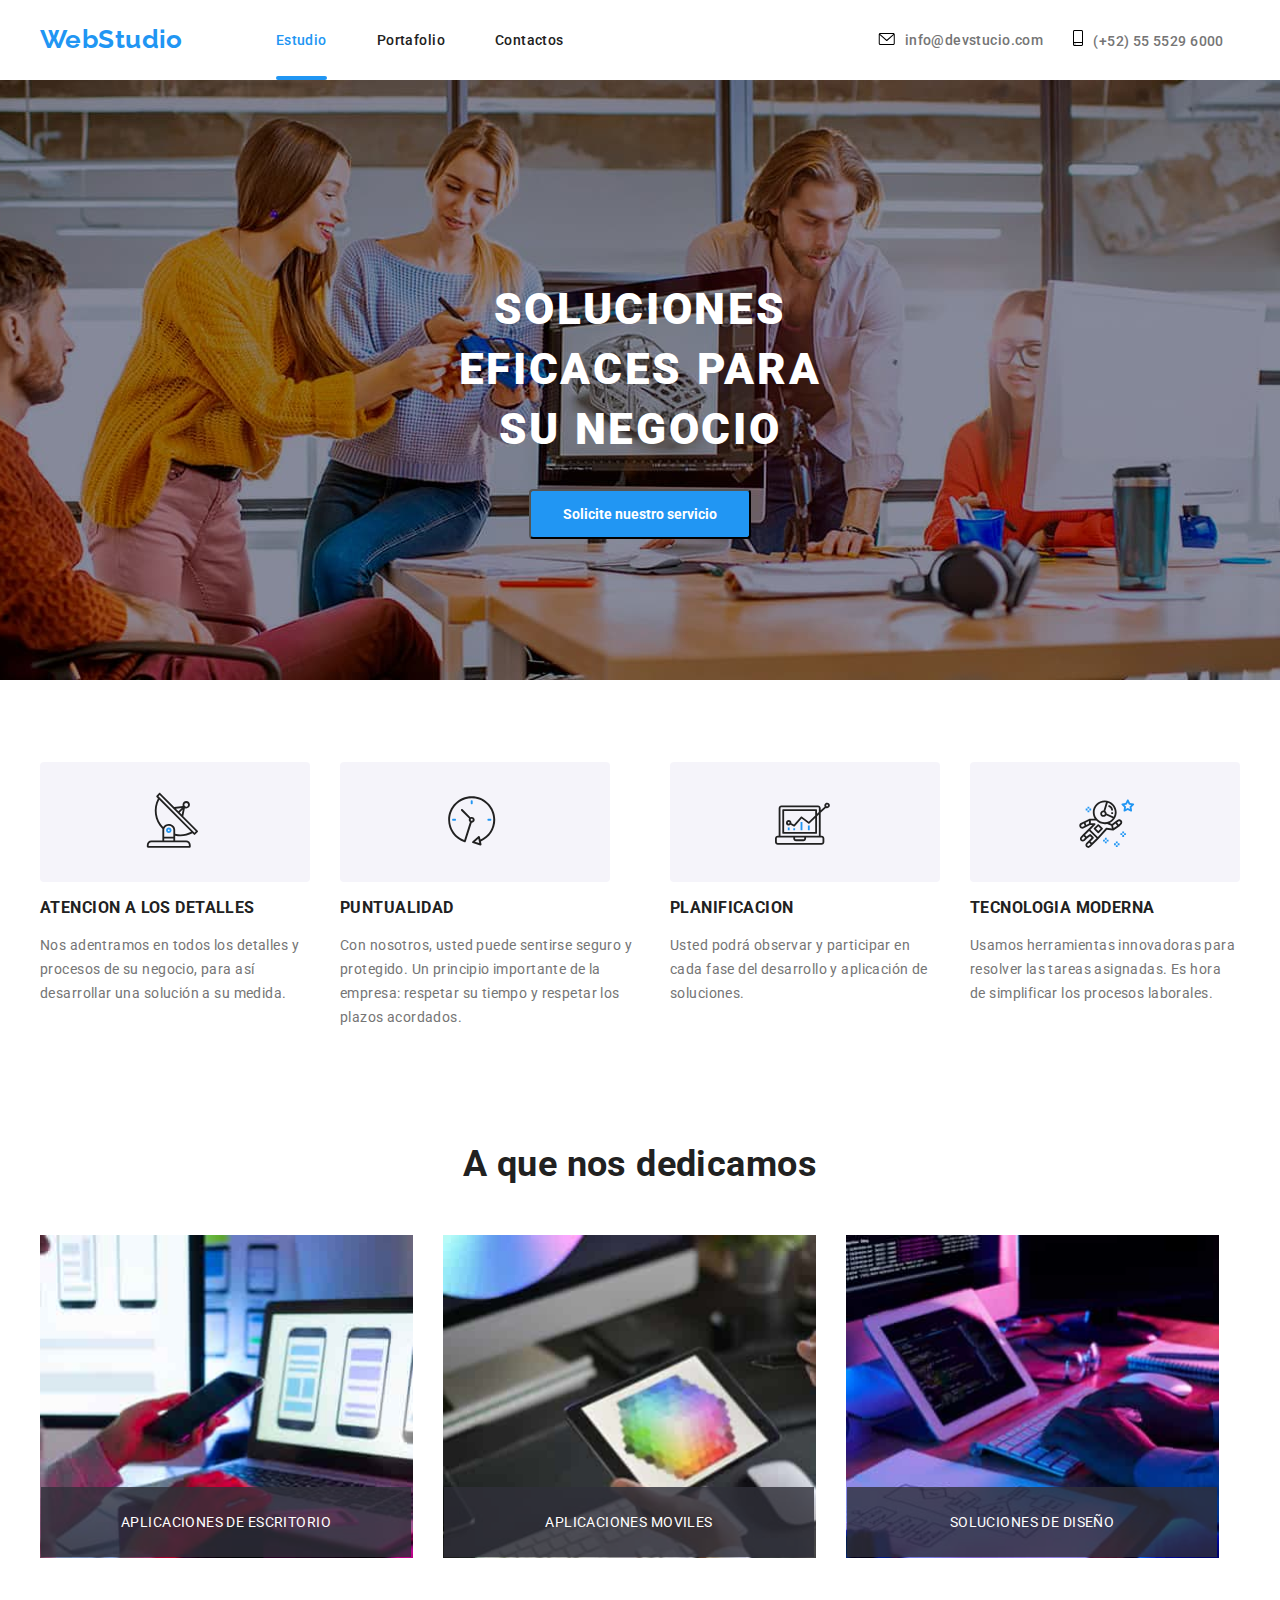
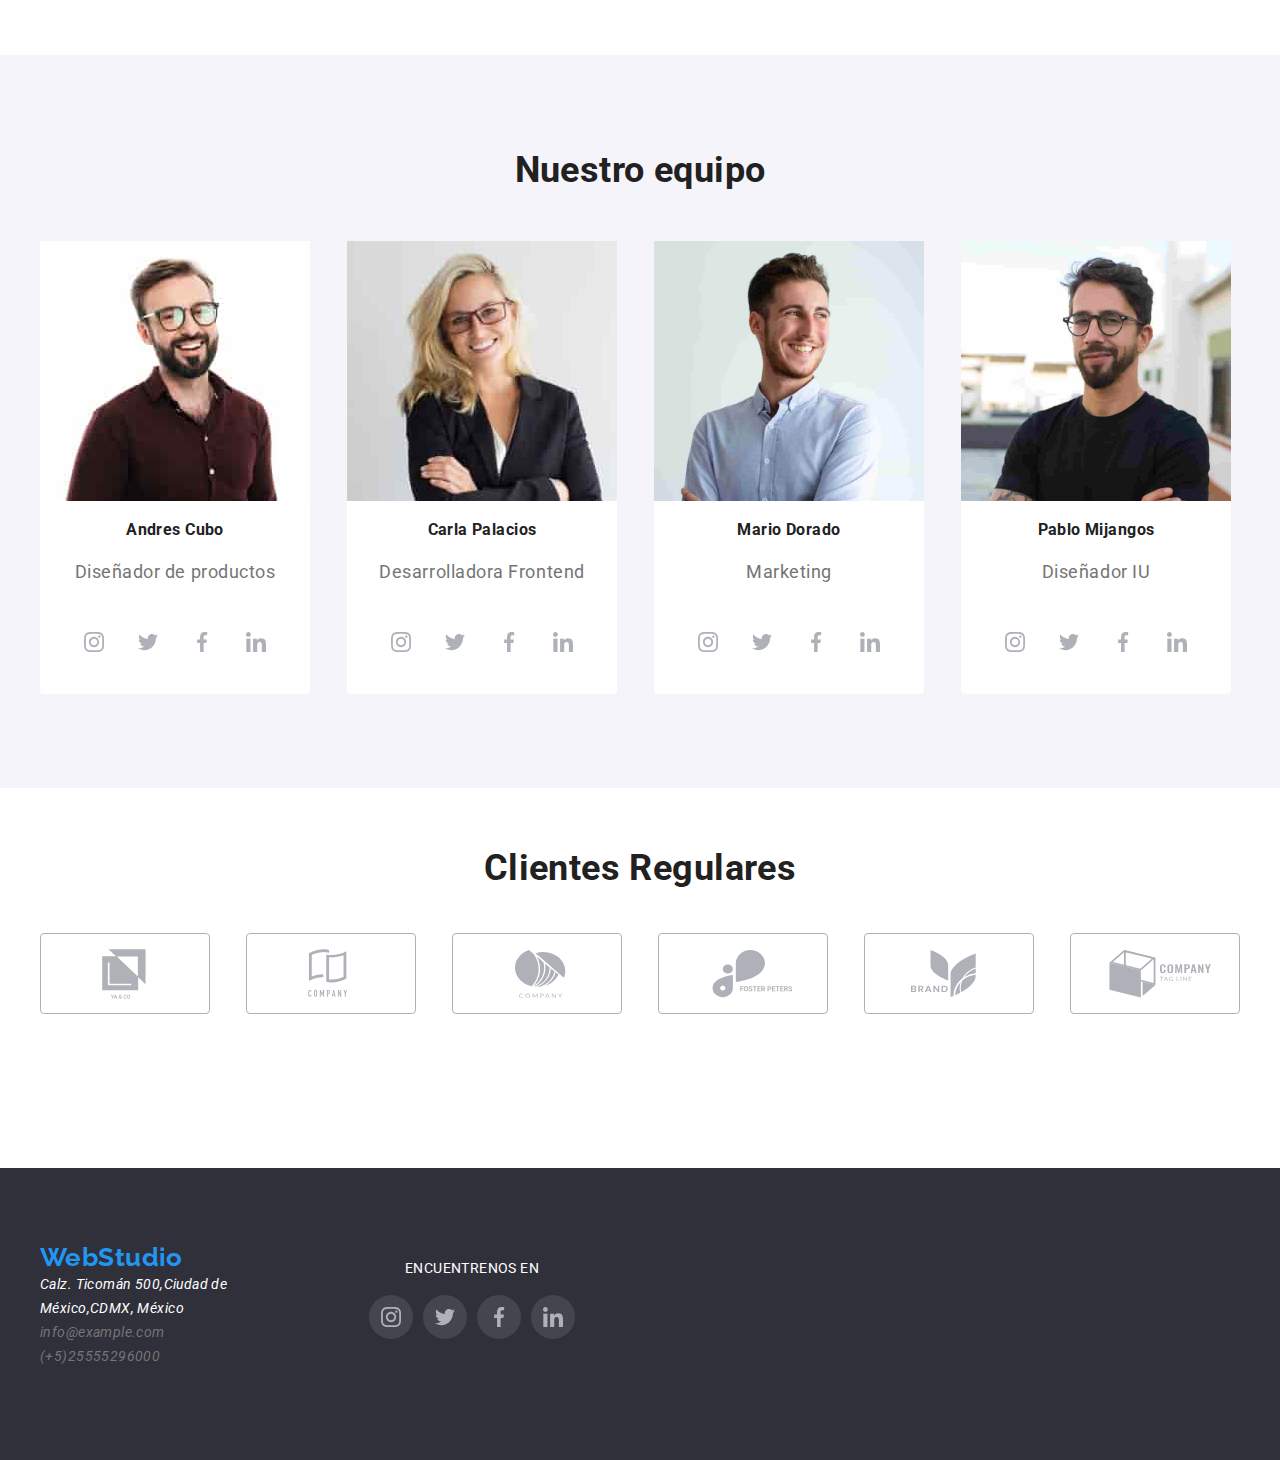
<file: index.html>
<!DOCTYPE html>
<html lang="en">
  <head>
    <meta charset="UTF-8" />
    <meta name="viewport" content="width=device-width, initial-scale=1.0" />
    <title>Document</title>
    <link
      rel="stylesheet"
      href="https://cdnjs.cloudflare.com/ajax/libs/modern-normalize/1.0.0/modern-normalize.min.css"
    />
    <link rel="stylesheet" href="./css/styles.css" />
  </head>
  <body>
    <header class="container-header">
      <div class="container2">
        <nav class="clasenav">
          <ul class="list-header flex-navegation-header">
            <li>
              <a href="./index.html" class="logo">WebStudio</a>
            </li>
            <li class="margin0">
              <a href="./index.html" class="connection1 active">Estudio</a>
            </li>
            <li>
              <a href="./portafolio.html" class="connection1">Portafolio</a>
            </li>
            <li>
              <a href="#" class="connection1">Contactos</a>
            </li>
          </ul>
        </nav>
      </div>
      <ul class="list flex-navegation-header2">
        <ul class="list header-aboutphone">
          <li>
            <a href="#" class="connection">
              <svg class="icon-header padding0" width="25px" height="12px">
                <use
                  href="./images/icons/symbol-defs.svg#icon-about"
                ></use></svg
              >info@devstucio.com</a
            >
          </li>
        </ul>
        <ul class="list header-aboutphone">
          <li>
            <a href="#" class="connection">
              <svg class="icon-header" width="10px" height="16px">
                <use
                  href="./images/icons/symbol-defs.svg#icon-smarphone"
                ></use></svg
              >(+52) 55 5529 6000</a
            >
          </li>
        </ul>
      </ul>
    </header>
    <main>
        <section class="box fondo">
          <h1 class="title1">
            SOLUCIONES EFICACES PARA SU NEGOCIO
          </h1>
          <button type="button">
            Solicite nuestro servicio
        </section>
      </div>
      <section>
        <div class="container padding0">
          <ul class="list icons-list">
            <li class="icons-items">
              <svg class="icon" width="270px" height="120px">
                <use
                  href="./images/icons/symbol-defs.svg#icon-antena-1"
                  class="images-icon"
                ></use>
              </svg>
              <h3 class="title3">ATENCION A LOS DETALLES</h3>
              <p class="paragraph">
                Nos adentramos en todos los detalles y procesos de su negocio,
                para así desarrollar una solución a su medida.
              </p>
            </li>

            <li>
              <svg class="icon" width="270px" height="120px">
                <use href="./images/icons/symbol-defs.svg#icon-reloj-1"></use>
              </svg>
              <h3 class="title3">PUNTUALIDAD</h3>
              <p class="paragraph">
                Con nosotros, usted puede sentirse seguro y protegido. Un
                principio importante de la empresa: respetar su tiempo y
                respetar los plazos acordados.
              </p>
            </li>
            <li>
              <svg class="icon" width="270px" height="120px">
                <use
                  href="./images/icons/symbol-defs.svg#icon-diagrama-1"
                ></use>
              </svg>
              <h3 class="title3">PLANIFICACION</h3>
              <p class="paragraph">
                Usted podrá observar y participar en cada fase del desarrollo y
                aplicación de soluciones.
              </p>
            </li>
            <li>
              <svg class="icon" width="270px" height="120px">
                <use
                  href="./images/icons/symbol-defs.svg#icon-astronauta-1"
                ></use>
              </svg>
              <h3 class="title3">TECNOLOGIA MODERNA</h3>
              <p class="paragraph">
                Usamos herramientas innovadoras para resolver las tareas
                asignadas. Es hora de simplificar los procesos laborales.
              </p>
            </li>
          </ul>
        </div>
      </section>
      <section>
        <div class="container padding0">
          <ul class="list">
            <li>
              <h2 class="title2-dedicamos margin0">A que nos dedicamos</h2>
            </li>
          </ul>
          <ul class="list flex-images1">
            <li>
              <div class="posision-relative-index">
                <img src="./images/1.jpg" width="373" height="323" alt="" />
                <p class="posision-absolute-index">
                  APLICACIONES DE ESCRITORIO
                </p>
              </div>
            </li>
            <li>
              <div class="posision-relative-index">
                <img src="./images/2.jpg" width="373" height="323" alt="" />
                <p class="posision-absolute-index">APLICACIONES MOVILES</p>
              </div>
            </li>
            <li>
              <div class="posision-relative-index">
                <img src="./images/3.jpg" width="373" height="323" alt="" />
                <p class="posision-absolute-index">SOLUCIONES DE DISEÑO</p>
              </div>
            </li>
          </ul>
        </div>
      </section>
      <section class="box3">
        <div class="container padding0">
          <ul class="list">
            <li>
              <h2 class="title2">Nuestro equipo</h2>
            </li>
          </ul>
          <ul class="list flex-images2">
            <li>
              <div class="card">
                <img src="./images/5.jpg" width="270" height="260" alt="" />
                <h3 class="title3">Andres Cubo</h3>
                <p class="paragraph-card">Diseñador de productos</p>
                <ul class="list icons-list-nuestro-equipo padding0">
                  <a
                    class="a-icons-items-nuestro-equipo"
                    href="javascript:void(0)"
                  >
                    <li class="icons-items-nuestro-equipo">
                      <svg class="icons-nuestroequipo" width="20px" height="20">
                        <use
                          href="./images/icons/symbol-defs.svg#icon-instagram"
                        ></use>
                      </svg>
                    </li>
                  </a>
                  <a
                    class="a-icons-items-nuestro-equipo"
                    href="javascript:void(0)"
                  >
                    <li class="icons-items-nuestro-equipo">
                      <svg class="icons-nuestroequipo" width="20px" height="20">
                        <use
                          href="./images/icons/symbol-defs.svg#icon-twitter"
                        ></use>
                      </svg>
                    </li>
                  </a>
                  <a
                    class="a-icons-items-nuestro-equipo"
                    href="javascript:void(0)"
                  >
                    <li class="icons-items-nuestro-equipo">
                      <svg class="icons-nuestroequipo" width="20px" height="20">
                        <use
                          href="./images/icons/symbol-defs.svg#icon-facbook"
                        ></use>
                      </svg>
                    </li>
                  </a>
                  <a
                    class="a-icons-items-nuestro-equipo"
                    href="javascript:void(0)"
                  >
                    <li class="icons-items-nuestro-equipo">
                      <svg class="icons-nuestroequipo" width="20px" height="20">
                        <use
                          href="./images/icons/symbol-defs.svg#icon-linkedin"
                        ></use>
                      </svg>
                    </li>
                  </a>
                </ul>
              </div>
            </li>
            <li>
              <div class="card">
                <img src="./images/6.jpg" width="270" height="260" alt="" />
                <h3 class="title3">Carla Palacios</h3>
                <p class="paragraph-card">Desarrolladora Frontend</p>
                <ul class="list icons-list-nuestro-equipo padding0">
                  <a
                    class="a-icons-items-nuestro-equipo"
                    href="javascript:void(0)"
                  >
                    <li class="icons-items-nuestro-equipo">
                      <svg class="icons-nuestroequipo" width="20px" height="20">
                        <use
                          href="./images/icons/symbol-defs.svg#icon-instagram"
                        ></use>
                      </svg>
                    </li>
                  </a>
                  <a
                    class="a-icons-items-nuestro-equipo"
                    href="javascript:void(0)"
                  >
                    <li class="icons-items-nuestro-equipo">
                      <svg class="icons-nuestroequipo" width="20px" height="20">
                        <use
                          href="./images/icons/symbol-defs.svg#icon-twitter"
                        ></use>
                      </svg>
                    </li>
                  </a>
                  <a
                    class="a-icons-items-nuestro-equipo"
                    href="javascript:void(0)"
                  >
                    <li class="icons-items-nuestro-equipo">
                      <svg class="icons-nuestroequipo" width="20px" height="20">
                        <use
                          href="./images/icons/symbol-defs.svg#icon-facbook"
                        ></use>
                      </svg>
                    </li>
                  </a>
                  <a
                    class="a-icons-items-nuestro-equipo"
                    href="javascript:void(0)"
                  >
                    <li class="icons-items-nuestro-equipo">
                      <svg class="icons-nuestroequipo" width="20px" height="20">
                        <use
                          href="./images/icons/symbol-defs.svg#icon-linkedin"
                        ></use>
                      </svg>
                    </li>
                  </a>
                </ul>
              </div>
            </li>
            <li>
              <div class="card">
                <img src="./images/7.jpg" width="270" height="260" alt="" />
                <h3 class="title3">Mario Dorado</h3>
                <p class="paragraph-card">Marketing</p>
                <ul class="list icons-list-nuestro-equipo padding0">
                  <a
                    class="a-icons-items-nuestro-equipo"
                    href="javascript:void(0)"
                  >
                    <li class="icons-items-nuestro-equipo">
                      <svg class="icons-nuestroequipo" width="20px" height="20">
                        <use
                          href="./images/icons/symbol-defs.svg#icon-instagram"
                        ></use>
                      </svg>
                    </li>
                  </a>
                  <a
                    class="a-icons-items-nuestro-equipo"
                    href="javascript:void(0)"
                  >
                    <li class="icons-items-nuestro-equipo">
                      <svg class="icons-nuestroequipo" width="20px" height="20">
                        <use
                          href="./images/icons/symbol-defs.svg#icon-twitter"
                        ></use>
                      </svg>
                    </li>
                  </a>
                  <a
                    class="a-icons-items-nuestro-equipo"
                    href="javascript:void(0)"
                  >
                    <li class="icons-items-nuestro-equipo">
                      <svg class="icons-nuestroequipo" width="20px" height="20">
                        <use
                          href="./images/icons/symbol-defs.svg#icon-facbook"
                        ></use>
                      </svg>
                    </li>
                  </a>
                  <a
                    class="a-icons-items-nuestro-equipo"
                    href="javascript:void(0)"
                  >
                    <li class="icons-items-nuestro-equipo">
                      <svg class="icons-nuestroequipo" width="20px" height="20">
                        <use
                          href="./images/icons/symbol-defs.svg#icon-linkedin"
                        ></use>
                      </svg>
                    </li>
                  </a>
                </ul>
              </div>
            </li>
            <li>
              <div class="card">
                <img src="./images/8.jpg" width="270" height="260" alt="" />
                <h3 class="title3">Pablo Mijangos</h3>
                <p class="paragraph-card">Diseñador IU</p>
                <ul class="list icons-list-nuestro-equipo padding0">
                  <a
                    class="a-icons-items-nuestro-equipo"
                    href="javascript:void(0)"
                  >
                    <li class="icons-items-nuestro-equipo">
                      <svg class="icons-nuestroequipo" width="20px" height="20">
                        <use
                          href="./images/icons/symbol-defs.svg#icon-instagram"
                        ></use>
                      </svg>
                    </li>
                  </a>
                  <a
                    class="a-icons-items-nuestro-equipo"
                    href="javascript:void(0)"
                  >
                    <li class="icons-items-nuestro-equipo">
                      <svg class="icons-nuestroequipo" width="20px" height="20">
                        <use
                          href="./images/icons/symbol-defs.svg#icon-twitter"
                        ></use>
                      </svg>
                    </li>
                  </a>
                  <a
                    class="a-icons-items-nuestro-equipo"
                    href="javascript:void(0)"
                  >
                    <li class="icons-items-nuestro-equipo">
                      <svg class="icons-nuestroequipo" width="20px" height="20">
                        <use
                          href="./images/icons/symbol-defs.svg#icon-facbook"
                        ></use>
                      </svg>
                    </li>
                  </a>
                  <a
                    class="a-icons-items-nuestro-equipo"
                    href="javascript:void(0)"
                  >
                    <li class="icons-items-nuestro-equipo">
                      <svg class="icons-nuestroequipo" width="20px" height="20">
                        <use
                          href="./images/icons/symbol-defs.svg#icon-linkedin"
                        ></use>
                      </svg>
                    </li>
                  </a>
                </ul>
              </div>
            </li>
          </ul>
        </div>
      </section>
    </main>
    <section class="container-clientes-regulares padding0">
      <div class="container padding0">
        <h2 class="title2 margin0">Clientes Regulares</h2>
        <ul class="list icons-list2">
          <a class="focus-svg" href="javascript:void(0)">
            <li class="">
              <svg class="icon2" width="170px" height="81px">
                <use href="./images/icons/symbol-defs.svg#icon-grup1"></use>
              </svg>
            </li>
          </a>
          <a class="focus-svg" href="javascript:void(0)">
            <li>
              <svg class="icon2" width="170px" height="81px">
                <use href="./images/icons/symbol-defs.svg#icon-grup2"></use>
              </svg>
            </li>
          </a>
          <a class="focus-svg" href="javascript:void(0)">
            <li class="centrar">
              <svg class="icon2" width="170px" height="81px">
                <use href="./images/icons/symbol-defs.svg#icon-grup3"></use>
              </svg>
            </li>
          </a>
          <a class="focus-svg" href="javascript:void(0)">
            <li>
              <svg class="icon2" width="170px" height="81px">
                <use href="./images/icons/symbol-defs.svg#icon-grup4"></use>
              </svg>
            </li>
          </a>
          <a class="focus-svg" href="javascript:void(0)">
            <li>
              <svg class="icon2" width="170px" height="81px">
                <use href="./images/icons/symbol-defs.svg#icon-grup5"></use>
              </svg>
            </li>
          </a>
          <a class="focus-svg" href="javascript:void(0)">
            <li>
              <svg class="icon2" width="170px" height="81px">
                <use href="./images/icons/symbol-defs.svg#icon-grup6"></use>
              </svg>
            </li>
          </a>
        </ul>
      </div>
    </section>
    <footer class="box2">
      <div class="container footer-class">
        <div>
          <a href="#" class="logo">WebStudio</a>
          <address>
            <ul class="list padding0">
              <li>
                <a href="#" class="connectionfooter1"
                  >Calz. Ticomán 500,Ciudad de México,CDMX, México</a
                >
              </li>
              <li>
                <a href="#" class="connectionfooter">info@example.com</a>
              </li>
              <li>
                <a href="#" class="connectionfooter">(+5)25555296000</a>
              </li>
            </ul>
          </address>
        </div>
        <div class="footer-class2">
          <p class="paragraph-footer">ENCUENTRENOS EN</p>
          <ul class="list icons-list-nuestro-equipo padding0">
            <a class="a-icons-items-nuestro-equipo" href="javascript:void(0)">
              <li class="icons-items-footer">
                <svg class="icons-nuestroequipo" width="20px" height="20">
                  <use
                    href="./images/icons/symbol-defs.svg#icon-instagram"
                  ></use>
                </svg>
              </li>
            </a>
            <a class="a-icons-items-nuestro-equipo" href="javascript:void(0)">
              <li class="icons-items-footer">
                <svg class="icons-nuestroequipo" width="20px" height="20">
                  <use href="./images/icons/symbol-defs.svg#icon-twitter"></use>
                </svg>
              </li>
            </a>
            <a class="a-icons-items-nuestro-equipo" href="javascript:void(0)">
              <li class="icons-items-footer">
                <svg class="icons-nuestroequipo" width="20px" height="20">
                  <use href="./images/icons/symbol-defs.svg#icon-facbook"></use>
                </svg>
              </li>
            </a>
            <a class="a-icons-items-nuestro-equipo" href="javascript:void(0)">
              <li class="icons-items-footer">
                <svg class="icons-nuestroequipo" width="20px" height="20">
                  <use
                    href="./images/icons/symbol-defs.svg#icon-linkedin"
                  ></use>
                </svg>
              </li>
            </a>
          </ul>
        </div>
      </div>
    </footer>
  </body>
</html>
</file>
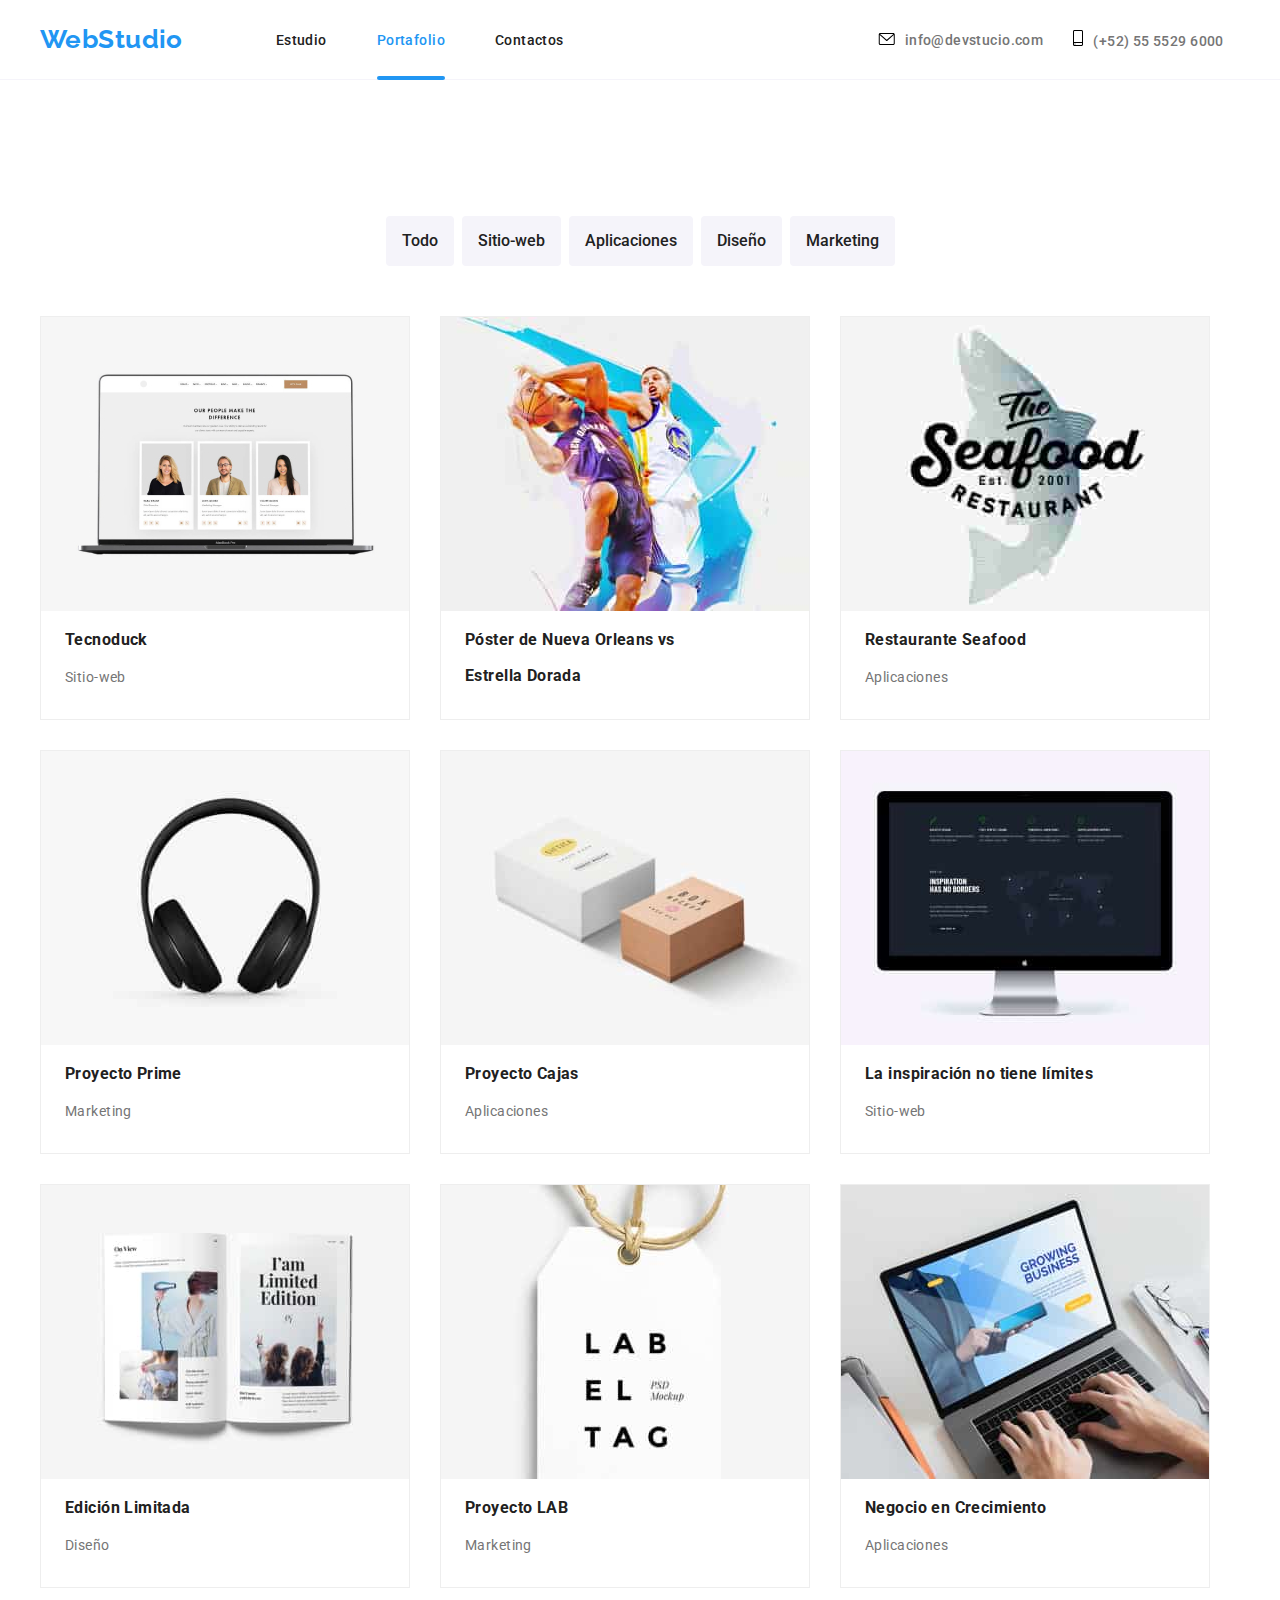
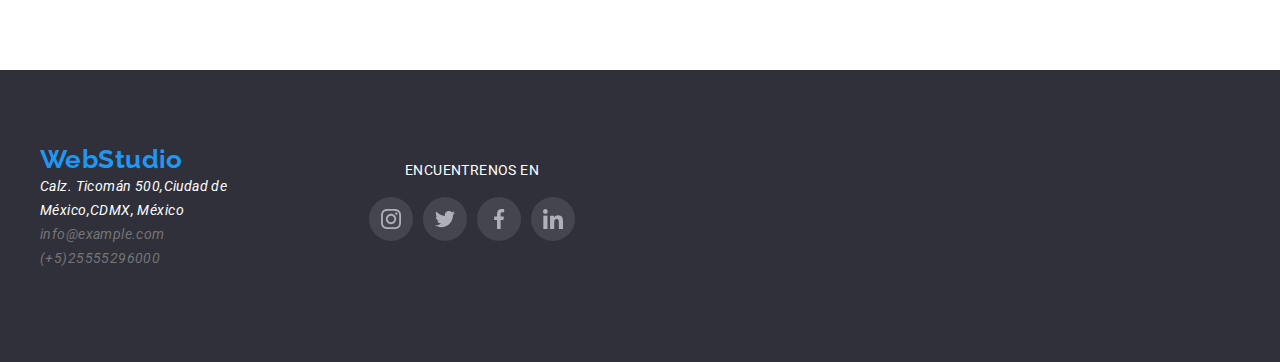
<file: portafolio.html>
<!DOCTYPE html>
<html lang="en">
  <head>
    <meta charset="UTF-8" />
    <meta name="viewport" content="width=device-width, initial-scale=1.0" />
    <title>Document</title>
    <link
      rel="stylesheet"
      href="https://cdnjs.cloudflare.com/ajax/libs/modern-normalize/1.0.0/modern-normalize.min.css"
    />
    <link rel="stylesheet" href="./css/styles.css" />
  </head>
  <body>
    <div class="border">
    <header class="container-header">
      <div class="container2">
        <nav class="clasenav">
          <ul class="list-header flex-navegation-header">
            <li>
              <a href="./index.html" class="logo">WebStudio</a>
            </li>
            <li class="margin0">
              <a href="./index.html" class="connection1">Estudio</a>
            </li>
            <li>
              <a href="./portafolio.html" class="connection1 active">Portafolio</a>
            </li>
            <li>
              <a href="#" class="connection1">Contactos</a>
            </li>
          </ul>
        </nav>
      </div>
      <ul class="list flex-navegation-header2">
        <ul class="list header-aboutphone">
          <li>
            <a href="#" class="connection">
              <svg class="icon-header padding0" width="25px" height="12px">
                <use
                  href="./images/icons/symbol-defs.svg#icon-about"
                ></use></svg
              >info@devstucio.com</a
            >
          </li>
        </ul>
        <ul class="list header-aboutphone">
          <li>
            <a href="#" class="connection">
              <svg class="icon-header" width="10px" height="16px">
                <use
                  href="./images/icons/symbol-defs.svg#icon-smarphone"
                ></use></svg
              >(+52) 55 5529 6000</a
            >
          </li>
        </ul>
      </ul>
    </header>
  </div>
    <main>
      <section>
        <h1 class="Portafolio">Portafolio</h1>
        <div class="container-portafolio">
          <ul class="list flex-button2">
            <li>
              <button class="button2 Todo" type="button">Todo</button>
            </li>
            <li>
              <button class="button2 Sitio-web" type="button">Sitio-web</button>
            </li>
            <li>
              <button class="button2 Aplicaciones" type="button">
                Aplicaciones
              </button>
            </li>
            <li>
              <button class="button2 Diseño" type="button">Diseño</button>
            </li>
            <li>
              <button class="button2 Marketing" type="button">Marketing</button>
            </li>
          </ul>
        </div>
        </section>
        <section>
        <div class="container-cards">
          <ul class="list works padding0">
            <li>
              <div class="margin0">
                <div class="card-portafolio">
                <div class="posision-relative">
                  <img
                    src="./images/image 1.jpg"
                    width="370"
                    height="294"
                    alt=""
                  />
                </div>
                <h3 class="title3-portafolio">Tecnoduck</h3>
                <p class="paragraph">Sitio-web</p>
              </div>
            </li>
            <li>
              <div class="card-portafolio">
                <div class="posision-relative">
                <img
                  src="./images/image 2.jpg"
                  width="370"
                  height="294"
                  alt=""
                />
              </div>
                <h3 class="title3-portafolio">Póster de Nueva Orleans vs</h3>
                  <h3 class="title3-portafolio">Estrella Dorada</h3> 
              </div>
            </li>
            <li>
              <div class="card-portafolio">
                <div class="posision-relative">
                <img
                  src="./images/image 3.jpg"
                  width="370"
                  height="294"
                  alt=""
                />
              </div>
                <h3 class="title3-portafolio">Restaurante Seafood</h3>
                <p class="paragraph">Aplicaciones</p>
              </div>
            </li>
            <li>
              <div class="card-portafolio">
                <div class="posision-relative">
                <img
                  src="./images/image 4.jpg"
                  width="370"
                  height="294"
                  alt=""
                />
              </div>
                <h3 class="title3-portafolio">Proyecto Prime</h3>
                <p class="paragraph">Marketing</p>
              </div>
            </li>
            <li>
              <div class="card-portafolio">
                <div class="posision-relative">
                <img
                  src="./images/image 5.jpg"
                  width="370"
                  height="294"
                  alt=""
                />
              </div>
                <h3 class="title3-portafolio">Proyecto Cajas</h3>
                <p class="paragraph">Aplicaciones</p>
              </div>
            </li>
            <li>
              <div class="card-portafolio">
                <div class="posision-relative">
                <img
                  src="./images/image 6.jpg"
                  width="370"
                  height="294"
                  alt=""
                />
              </div>
                <h3 class="title3-portafolio">
                  La inspiración no tiene límites
                </h3>
                <p class="paragraph">Sitio-web</p>
              </div>
            </li>
            <li>
              <div class="card-portafolio">
                <div class="posision-relative">
                <img
                  src="./images/image 7.jpg"
                  width="370"
                  height="294"
                  alt=""
                />
              </div>
                <h3 class="title3-portafolio">Edición Limitada</h3>
                <p class="paragraph">Diseño</p>
              </div>
            </li>
            <li>
              <div class="card-portafolio">
                <div class="posision-relative">
                <img
                  src="./images/image 8.jpg"
                  width="370"
                  height="294"
                  alt=""
                />
              </div>
                <h3 class="title3-portafolio">Proyecto LAB</h3>
                <p class="paragraph">Marketing</p>
              </div>
            </li>
            <li>
              <div class="card-portafolio">
                <div class="posision-relative">
                <img
                  src="./images/image 9.jpg"
                  width="370"
                  height="294"
                  alt=""
                />
              </div>
                <h3 class="title3-portafolio">Negocio en Crecimiento</h3>
                <p class="paragraph">Aplicaciones</p>
              </div>
            </li>
          </ul>
        </div>
      </section>
    </main>
    <footer class="box2">
      <div class="container footer-class">
        <div>
          <a href="#" class="logo">WebStudio</a>
          <address>
            <ul class="list padding0">
              <li>
                <a href="#" class="connectionfooter1"
                  >Calz. Ticomán 500,Ciudad de México,CDMX, México</a
                >
              </li>
              <li>
                <a href="#" class="connectionfooter">info@example.com</a>
              </li>
              <li>
                <a href="#" class="connectionfooter">(+5)25555296000</a>
              </li>
            </ul>
          </address>
        </div>
        <div class="footer-class2">
          <p class="paragraph-footer">ENCUENTRENOS EN</p>
          <ul class="list icons-list-nuestro-equipo padding0">
            <a class="a-icons-items-nuestro-equipo" href="javascript:void(0)">
              <li class="icons-items-footer">
                <svg class="icons-nuestroequipo" width="20px" height="20">
                  <use
                    href="./images/icons/symbol-defs.svg#icon-instagram"
                  ></use>
                </svg>
              </li>
            </a>
            <a class="a-icons-items-nuestro-equipo" href="javascript:void(0)">
              <li class="icons-items-footer">
                <svg class="icons-nuestroequipo" width="20px" height="20">
                  <use href="./images/icons/symbol-defs.svg#icon-twitter"></use>
                </svg>
              </li>
            </a>
            <a class="a-icons-items-nuestro-equipo" href="javascript:void(0)">
              <li class="icons-items-footer">
                <svg class="icons-nuestroequipo" width="20px" height="20">
                  <use href="./images/icons/symbol-defs.svg#icon-facbook"></use>
                </svg>
              </li>
            </a>
            <a class="a-icons-items-nuestro-equipo" href="javascript:void(0)">
              <li class="icons-items-footer">
                <svg class="icons-nuestroequipo" width="20px" height="20">
                  <use
                    href="./images/icons/symbol-defs.svg#icon-linkedin"
                  ></use>
                </svg>
              </li>
            </a>
          </ul>
        </div>
      </div>
    </footer>
  </body>
</html>
</file>
<file: css/styles.css>
@import url("https://fonts.googleapis.com/css2?family=Raleway:ital,wght@0,100;0,200;0,300;0,400;0,500;0,600;0,700;0,800;0,900;1,100;1,200;1,300;1,400;1,500;1,600;1,700;1,800;1,900&family=Roboto:ital,wght@0,100;0,300;0,400;0,500;0,700;0,900;1,100;1,300;1,400;1,500;1,700;1,900&display=swap");

@import url("https://fonts.googleapis.com/css2?family=Raleway:ital,wght@0,100;0,200;0,400;0,500;0,600;0,700;0,800;0,900;1,100;1,200;1,300;1,400;1,500;1,600;1,700;1,800;1,900&family=Roboto:ital,wght@0,100;0,300;0,400;0,500;0,700;0,900;1,100;1,300;1,400;1,500;1,700;1,900&display=swap");

:root {
  --color1: rgb(33, 33, 33);
  --color2: rgb(117, 117, 117);
  --color3: rgb(255, 255, 255);
  --color4: rgb(33, 150, 243);
  --color5: rgb(245, 244, 250);
  --color6: rgb(175, 177, 184);
}

header {
  display: flex;
  align-items: center;
  /* display: grid;
  grid-template-columns: 50% 50%; */
  /* background-color: rgb(30, 0, 255); */
  /* padding: 32px 32px; */
  /* padding: 0; */

}
.container-header.border {
  height: 80px;
  border-bottom: 1px solid var(--color5);
}
.container {
  /* background-color: red; */
  width: 1200px;
  margin: 0 auto;
  padding: 15px 0;
}

.container-header{
  padding: 0;
  width: 1200px;
  height: 80px;
  margin: auto;
}
.container-portafolio{
  padding-top: 106px;
  width: 1200px;
  margin: auto;
}
.container-cards{
  padding-top: 50px;
  padding-bottom: 82px;
  width: 1200px;
  margin: auto;
}

  /* justify-content: center; */
}
.container2 {
  /* background-color: rgb(0, 47, 255);
  display: flex;
  justify-content: center;
  align-items: center;
  margin: 0px;
  padding: 0px;
  align-content: center; */
  /* background-color: gray; */
  /* width: 100%; */
  /* margin-left: 50px; */
  padding: 0px;
  margin-right: 344px;

  /* Ajusta el margen derecho para centrar */
}
.clasenav {
  /* background-color: green; */
  padding: 0px;
  margin-right: 306px;
  /* gap: 62px; */
  /* width: 100%; */
}
.flex-navegation-header {
  /* background-color: blue; */
  display: flex;
  align-items: center;
  justify-content: start;
  align-content: start;
  justify-items: start;
  margin-right: 344px;

  padding-top: 32px;
}

.logo {
  text-decoration: none;
  color: var(--color4);
  font-size: 26px;
  font-family: "Raleway", sans-serif;
  line-height: 1.15;
  font-weight: 700;
  padding: 32px 0px;
  /* background-color: blue; */
  margin: 0;
}

.flex-navegation-header2 {
  display: flex;
  gap: 30px;
  align-items: center;
  padding-top: 32px;
  /* background-color: orange; */
}
.box {
  color: var(--color3);
  background-color: rgb(47, 48, 58);
  font-family: "Roboto", sans-serif;
  font-weight: 900;
  height: 600px;
  display: grid;
  align-items: center;
  justify-items: center;
  margin-bottom: 82px;
  margin-top: 0px;
  padding-bottom: 200px;
  padding-top: 200px;
  background-image: url(../images/image10.jpg);
  background-size: cover;
  background-position: center;
}
.box2 {
  background-color: rgb(47, 48, 58);
  /* height: 252px; */
  height: 292px;
  padding-top: 60px;
  padding-bottom: 60px;
}

.box3 {
  background-color: var(--color5);
  margin-top: 94px;
  padding-bottom: 94px;
  padding-top: 94px;
  text-align: center;
}

button {
  background-color: var(--color4);
  color: var(--color3);
  cursor: pointer;
  border-radius: 4px;
  padding: 10px 32px 10px 32px;
  margin-top: 30px;
  margin-bottom: 0px;
  font-family: "Roboto", sans-serif;
  font-weight: 700;
  height: 50px;
  left: 666px;
  top: 430px;
}

.button2 {
  background-color: var(--color5);
  color: var(--color1);
  cursor: pointer;
  text-align: center;
  border-radius: 4px;
  border: 0;
  font-size: 16px;
  font-family: "Roboto", sans-serif;
  font-weight: 500;
  row-gap: 8px;
  padding: 6px 16px;
  transition: color 250ms cubic-bezier(0.4, 0, 0.2, 1);
}

.button2:hover {
  background-color: var(--color4);
  color: var(--color3);
}
.button2:focus {
  background-color: var(--color4);
  color: var(--color3);
}

.connection1 {
  text-decoration: none;
  color: var(--color1);
  line-height: 1, 17;
  font-weight: 500;
  position: relative;
  /* column-gap: 50px; */
}
.connection1::after
  .connection1:focus:after
  .connection1:hover:after
  .connection1:active:after {
  content: "";
  position: absolute;
  left: 0px;
  bottom: -31px;
  display: inline-block;
  width: 100%;
  height: 4px;
  background-color: var(--color4);
  border-radius: 2px;
}
.connection1 {
  transition: color 250ms cubic-bezier(0.4, 0, 0.2, 1);
}
.connection1:hover {
  color: var(--color4);
}
.connection1:focus {
  color: var(--color4);
}
.active {
  color: var(--color4);
  position: relative;
}
.active::after {
  content: "";
  position: absolute;
  left: 0px;
  bottom: -32px;
  left: 0;
  display: inline-block;
  width: 100%;
  height: 4px;
  background-color: var(--color4);
  border-radius: 2px;
}

.icon-header {
  /* fill: var(--color6); */
  margin-right: 10px;
}
.icon-header {
  transition: fill 250ms cubic-bezier(0.4, 0, 0.2, 1);
}

.connection {
  text-decoration: none;
  line-height: 1.17;
  color: var(--color2);
  font-weight: 500;
}
.connection {
  transition: color 250ms cubic-bezier(0.4, 0, 0.2, 1);
}
.connection:hover {
  /* hay que usar los 2  */
  color: var(--color4);
  fill: var(--color4);
}
.connection:focus {
  /* hay que usar los 2  */
  color: var(--color4);
  fill: var(--color4);
}

.connectionfooter {
  text-decoration: none;
  line-height: 1.71;
  color: var(--color2);
  font-weight: 400;
}
.connectionfooter {
  transition: color 250ms cubic-bezier(0.4, 0, 0.2, 1);
}
.connectionfooter:focus {
  color: var(--color4);
}
.connectionfooter:hover {
  color: var(--color4);
}
.connectionfooter1 {
  text-decoration: none;
  line-height: 1.71;
  color: var(--color3);
  font-weight: 400;
}
.connectionfooter1 {
  transition: color 250ms cubic-bezier(0.4, 0, 0.2, 1);
}
.connectionfooter1:hover {
  color: var(--color4);
}
.connectionfooter1:focus {
  color: var(--color4);
}
.title3 {
  color: var(--color1);
  line-height: 1.17;
  font-weight: 700;
}
.title3-portafolio {
  color: var(--color1);
  line-height: 1.17;
  font-weight: 700;
  padding-left: 24px;
}
.title2 {
  color: var(--color1);
  font-size: 36px;
  line-height: 1.17;
  font-weight: 700;
  display: grid;
  justify-items: center;
  margin-bottom: 55px;
  text-align: center;
}
.title2-dedicamos {
  color: var(--color1);
  font-size: 36px;
  line-height: 1.17;
  font-weight: 700;
  display: grid;
  justify-items: center;
  padding-bottom: 50px;
  text-align: center;
}

.box3 .title2 {
  color: var(--color1);
  font-size: 36px;
  line-height: 1.17;
  font-weight: 700;
  display: grid;
  justify-items: center;
  margin-bottom: 50px;
  margin-top: 0px;
}

.title1 {
  font-size: 44px;
  letter-spacing: 0.06em;
  line-height: 1.36;
  color: var(--color3);
  font-weight: 900;
  margin:452px 452px;
  margin-bottom: 0px;
  margin-top: 0px;
  max-width: 696px;
  text-align: center;
}
.Portafolio {
  display: none;
}
.paragraph {
  color: var(--color2);
  line-height: 1.71;
  font-weight: 400;
}
.card-portafolio .paragraph{
  padding-left: 24px;
}
body {
  background-color: var(--color3);
  font-family: "Roboto", sans-serif;
  font-size: 14px;
  letter-spacing: 0.03em;
}
.visibility {
  visibility: hidden;
}

/*flex*/

.flex-navegation {
  display: flex;
  gap: 30px;
}
.flex-description {
  display: flex;
  margin-top: 30px;
  column-gap: 30px;
  height: 75px;
}
.flex-images1 {
  display: flex;
  gap: 30px;
  margin-top: 55px;
}
.flex-images2 {
  display: flex;
  gap: 37px;
  margin-top: 94px;
  margin-bottom: 94px;
}
ul {
  list-style: none;
}

.flex-navegation-header li {
  margin-left: 0px;
}

.flex-button2 {
  display: flex;
  justify-content: center;
  gap: 8px;
  margin-bottom: 50px;
}
.works {
  display: flex;
  flex-wrap: wrap;
  flex-basis: calc((100% - 2 * 30px) / 3);
  gap: 30px;
  margin-bottom: 82px;
}
.card {
  width: 270px;
  flex-shrink: 0;
  border-radius: 0px 0px 4px 4px;
  background: var(--color3);
  padding-bottom: 30px;
}
.card-portafolio {
  width: 370px;
  height: 404px;
  flex-shrink: 0;
  border: 1px solid rgb(238, 238, 238);
  background: var(--color3);
  padding-bottom: 20px;
  cursor: pointer;
}
.card-portafolio:hover {
  box-shadow: 1px 4px 6px 0px rgba(0, 0, 0, 0.16),
    0px 4px 4px 0px rgba(0, 0, 0, 0.06), 0px 1px 1px 0px rgba(0, 0, 0, 0.12);
}
.paragraph-card {
  color: var(--color2);
  line-height: 1.71;
  font-weight: 400;
  text-align: center;
  padding-bottom: 16px;
  font-family: "Roboto", sans-serif;
  font-size: 18px;
  font-style: normal;
  font-weight: 400;
  line-height: 28px; /* 155.556% */
  letter-spacing: 0.54px;
}
.padding0 {
  padding: 0;
}
.margin0 {
  margin: 0;
}
.border {
  height: 80px;
  border-bottom: 1px solid var(--color5);
}


.list {
  margin: 0px;
  padding: 0px;
}
.list-header{
  padding-top: 32px;
  padding-bottom: 32px;
  padding-right: 0px;
  padding-left: 0px;
  column-gap: 50px;
  margin: 0px;
}

.list-header .logo{
  margin-right: 43px;
}

/*icons*/

.icons-list {
  display: flex;
  column-gap: 30px;
  margin-bottom: 99px;
}
.icon {
  border-radius: 4px;
  background-color: var(--color5);
  display: flex;
  justify-content: center;
  align-items: center;
}

.icon2 {
  border-radius: 4px;
  border: 1px solid #afb1b8;
  fill: var(--color6);
  /* background-color: red; */
}
.icon2:hover {
  fill: var(--color4);
  border: 1px solid var(--color4);
}

.focus-svg:focus svg {
  fill: var(--color4);
  border: 1px solid var(--color4);
}

.li-icon2 {
  display: flex;
  justify-content: center;
  justify-items: center;
  align-content: center;
  background-color: red;
}
.icons-list2 {
  display: flex;
  justify-content: space-between;
  margin-top: 44px;
}
.container-clientes-regulares {
  padding-top: 59px;
  padding-bottom: 151px;
}

.icons-items{
  width: 270px;
}
.icons-list-nuestro-equipo {
  display: flex;
  gap: 10px;
  justify-content: center;
}
.icons-items-nuestro-equipo {
  border-radius: 50px;
  width: 44px;
  height: 44px;
  background-color: var(--color3);
  display: flex;
  justify-content: center;
  align-items: center;
  transition: background-color 250ms cubic-bezier(0.4, 0, 0.2, 1);
}

.icons-items-nuestro-equipo:hover {
  background-color: var(--color4);
  cursor: pointer;
}
.icons-items-nuestro-equipo:focus {
  background-color: var(--color4);
  cursor: pointer;
}
.a-icons-items-nuestro-equipo svg {
  transition: fill 250ms cubic-bezier(0.4, 0, 0.2, 1);
}
.a-icons-items-nuestro-equipo:focus svg {
  fill: var(--color3);
}
.a-icons-items-nuestro-equipo:focus .icons-items-nuestro-equipo {
  background-color: var(--color4);
}

.a-icons-items-nuestro-equipo:focus .icons-items-footer {
  background-color: var(--color4);
}

.icons-items-nuestro-equipo:hover .icons-nuestroequipo,
.icons-nuestroequipo:hover {
  fill: var(--color3);
  /* Otros estilos si es necesario */
}
.icons-items-footer:hover .icons-nuestroequipo,
.icons-nuestroequipo:hover {
  fill: var(--color3);
  /* Otros estilos si es necesario */
}

.icons-nuestroequipo {
  /* color: var(--color6); */
  /* color no sirve mejor usar fill */
  fill: var(--color6);
}

.icons-nuestroequipo:focus {
  /* color: var(--color6); */
  /* color no sirve mejor usar fill */
  color: var(--color1);
}

/* clase de cambio al clickear  */
.clicked {
  fill: var(--color3);
}

.header-aboutphone {
  display: flex;
  gap: 10px;
  cursor: pointer;
}

.paragraph-footer {
  color: var(--color3);
  line-height: 1.71;
  font-weight: 400;
  text-align: center;
}
.icons-items-footer {
  border-radius: 50px;
  width: 44px;
  height: 44px;
  background-color: rgba(255, 255, 255, 0.1);
  display: flex;
  justify-content: center;
  align-items: center;
  transition: background-color 250ms cubic-bezier(0.4, 0, 0.2, 1);
}
.icons-items-footer:hover {
  background-color: var(--color4);
  cursor: pointer;
}
.paragraph-card-portafolio {
  color: rgb(255, 255, 255);
  font-family: Roboto;
  font-size: 18px;
  font-style: normal;
  font-weight: 400;
  line-height: 28px; /* 155.556% */
  letter-spacing: 0.54px;
  margin left: 24px;
}
.posision-relative {
  position: relative;
  overflow: hidden;
}
.posision-relative:hover .posision-absolute {
  top: 0px;
}
.posision-absolute {
  position: absolute;
  top: 100%;
  width: 370px;
  height: 294px;
  padding: 63px 24px;
  display: flex;
  align-items: center;
  color: white;
  background-color: rgba(33, 150, 243, 0.9);
  transition: top 0.3s ease;
  cursor: pointer;
}
.posision-relative-index {
  position: relative;
  overflow: hidden;
}
.posision-absolute-index {
  position: absolute;
  bottom: 0px;
  width: 370px;
  height: 70px;
  margin: 4px 1px;
  display: flex;
  justify-content: center;
  align-items: center;
  text-align: center;
  color: white;
  background: rgba(47, 48, 58, 0.8);
  cursor: pointer;
}

.footer-class {
  display: grid;
  /*grid-template-columns: 1fr 1fr;*/
  grid-template-columns: 20% 40% 40%;
}
.footer-class2 {
  /*margin-left: 25px;*/
  width: 80%;
}
.backdrop {
  display: flex;
  width: 100%;
  height: 1024px;
  border-radius: 4px;
  background: rgba(0, 0, 0, 0.2);
  box-shadow: 0px 2px 1px 0px rgba(0, 0, 0, 0.2),
    0px 1px 1px 0px rgba(0, 0, 0, 0.14), 0px 1px 3px 0px rgba(0, 0, 0, 0.12);
  position: fixed;
  top: 0;
  transition: all 0.3s ease-in;
  transform: scale(1);
}
.modal {
  background-color: #fff;
  box-shadow: 0px 2px 1px 0px rgba(0, 0, 0, 0.2),
    0px 1px 1px 0px rgba(0, 0, 0, 0.14), 0px 1px 3px 0px rgba(0, 0, 0, 0.12);
  width: 528px;
  height: 581px;
  position: fixed;
  top: 50%;
  left: 50%;
  transform: translate(-50%, -50%);
}
.button-modal {
  color: white;
  background-color: black;
}
.backdrop.is-hidden {
  visibility: hidden;
  opacity: 0;
  pointer-events: none;
  transform: scale(0);
}
.is-hidden {
  display: none;
}
</file>
